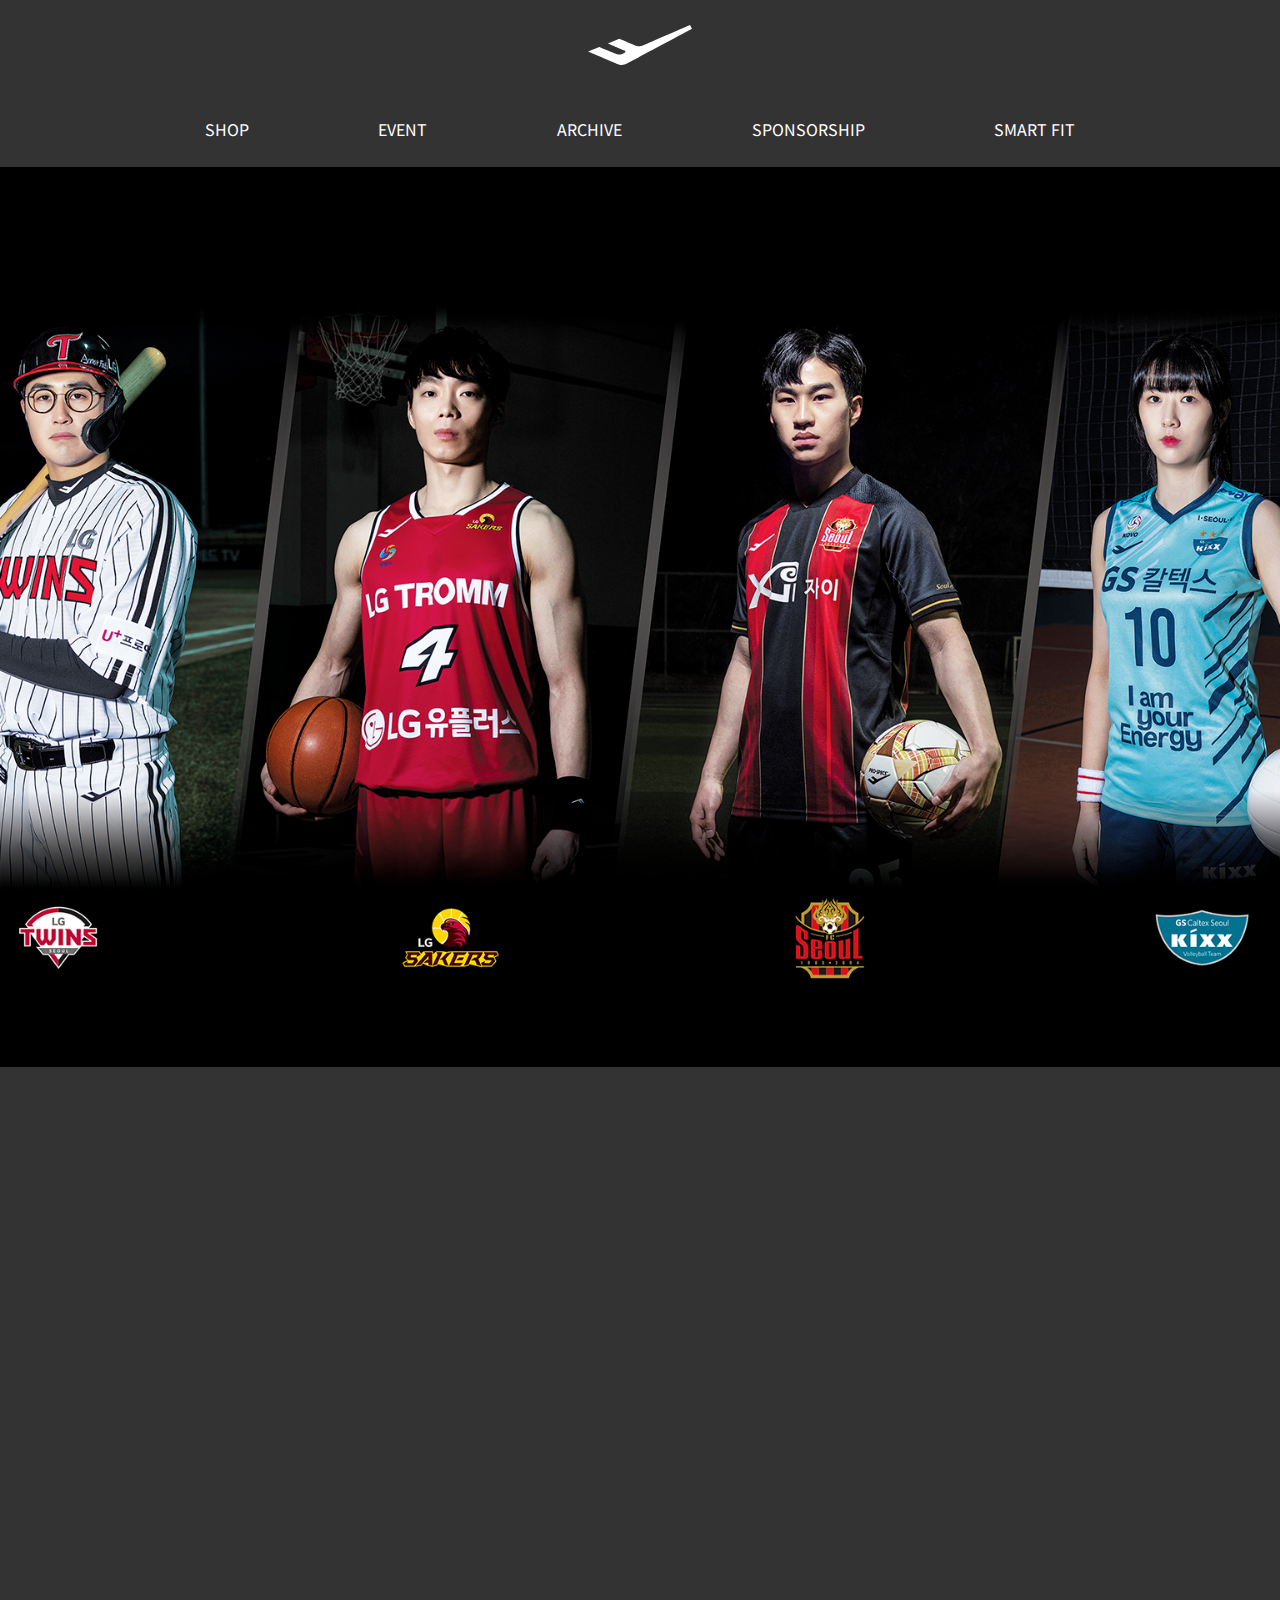
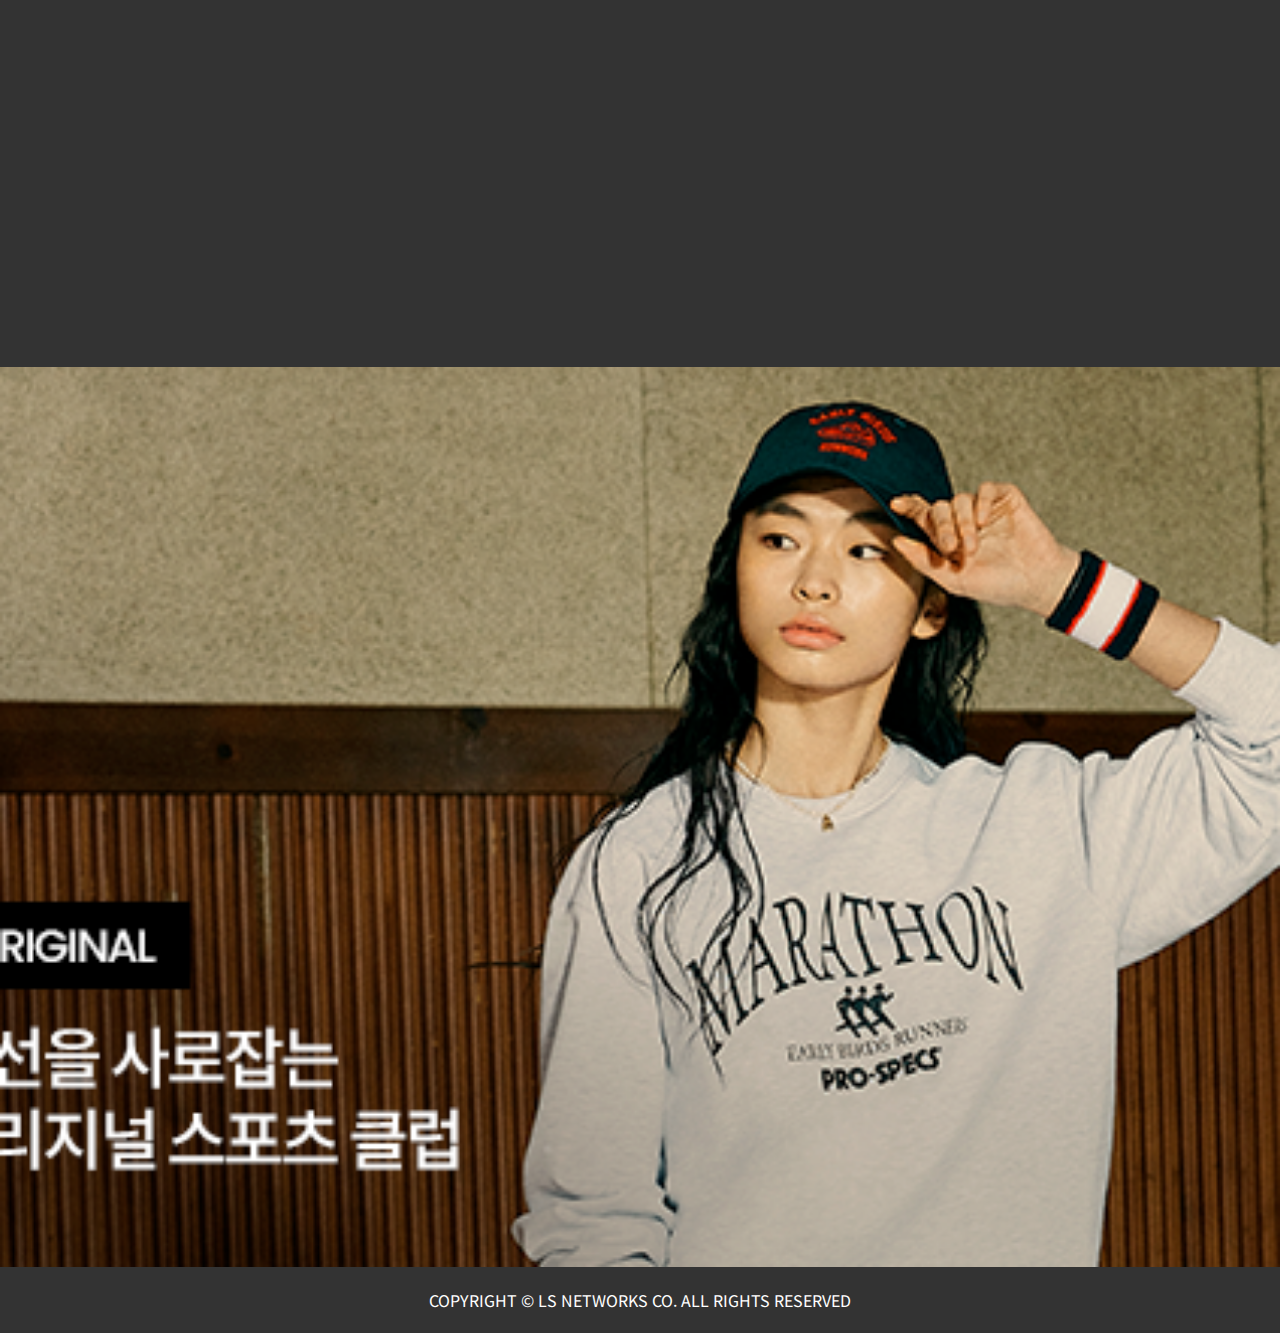
<file: 1-0-pro/index.html>
<!DOCTYPE html>
<html lang="ko">
<head>
    <meta charset="UTF-8">
    <meta http-equiv="X-UA-Compatible" content="IE=edge">
    <meta name="viewport" content="width=device-width, initial-scale=1.0">
    <title>프로스펙스</title>
    <link rel="stylesheet" href="reset.css">
    <style>
        body, html {background-color:#333;}
        header,main,footer {min-width:1000px;}
        header {text-align:center; padding:25px 0;}
        nav {
            width:1000px; margin:0 auto; 
            display:flex; justify-content:space-around; 
        }
        nav a {
            padding:30px 20px; color:#fff;
        }
        main {}
        main section {
            height:100vh;
            background-size:cover;
            background-position:center;
        }
        main section:nth-child(1) {background-image:url(images/optimize1.png);}
        main section:nth-child(2) {
            background-image:url(images/optimize2.png);
            background-attachment: fixed;
        }
        main section:nth-child(3) {background-image:url(images/optimize3.png);}
        footer {color:#fff; text-align:center; padding:25px 0;}
    </style>
</head>
<body>
    <header>
        <h1><img src="images/logo.svg" alt="프로스펙스"></h1>
    </header>
    <nav>
        <a href="#">SHOP</a>
        <a href="#">EVENT</a>
        <a href="#">ARCHIVE</a>
        <a href="#">SPONSORSHIP</a>
        <a href="#">SMART FIT</a>
    </nav>
    <main>
        <section></section>
        <section></section>
        <section></section>
    </main>
    <footer>COPYRIGHT &copy; LS NETWORKS CO. ALL RIGHTS RESERVED
    </footer>
</body>
</html>
</file>
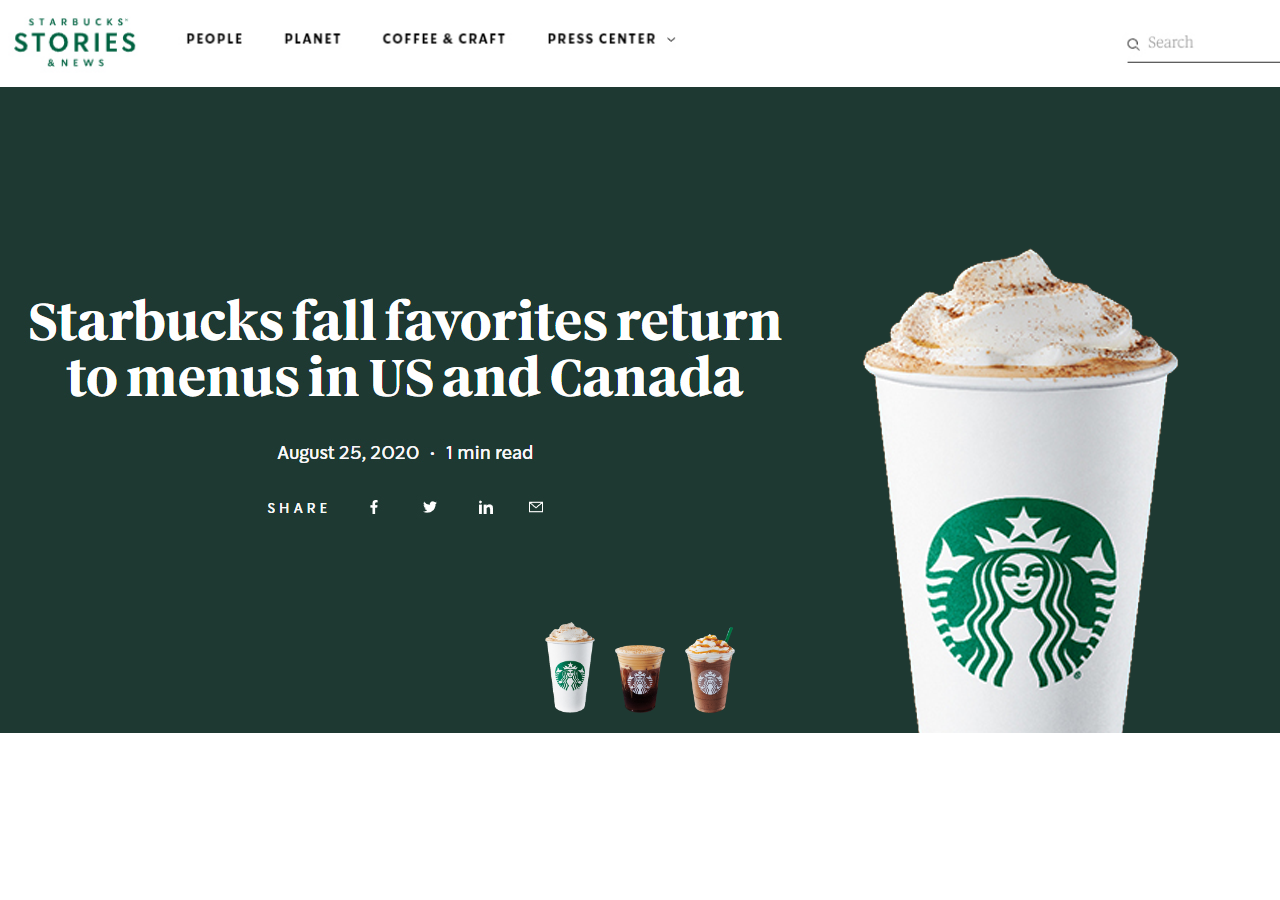
<file: 1-1-star/index.html>
<!DOCTYPE html>
<html lang="ko">
<head>
    <meta charset="UTF-8">
    <meta http-equiv="X-UA-Compatible" content="IE=edge">
    <meta name="viewport" content="width=device-width, initial-scale=1.0">
    <title>스타벅스 코리아</title>
    <link rel="stylesheet" href="reset.css">
    <style>
        header, #v_c {width:1400px; margin:0 auto;}
        header img {width:100%;}
        #visual {
            background:#1e3932; padding:200px 0;
            position:relative; overflow:hidden;
        }
        #v_img {
            position:absolute; right:100px; bottom:-100px;
        }
        #v_btn {
            position:absolute; left:0; bottom:20px; width:100%;
            display:flex; justify-content: center;
        }
        #v_btn a {
            width:50px; margin:0 10px; 
            display:flex; align-items:flex-end;
            transition: transform 0.5s;
        }
        #v_btn a:hover {
            transform:translateY(-30px);
        }
        #v_btn a img {width:100%;}
    </style>
    <script>
        window.onload=function(){

            

        }//e:onload
    </script>
</head>
<body>
    <div id="wrap">
        <header><img src="coffee_images/starbucks_header.jpg" alt=""></header>
    </div>
    <div id="visual">
        <div id="v_c">
            <img src="coffee_images/starbucks_title.jpg" alt="">
        </div>
        <div id="v_img">
            <img src="coffee_images/starbucks1.png" alt="" id="starbucks_img">
        </div>
        <div id="v_btn">
            <a href="#"><img src="coffee_images/starbucks1.png" alt=""></a>
            <a href="#"><img src="coffee_images/starbucks2.png" alt=""></a>
            <a href="#"><img src="coffee_images/starbucks3.png" alt=""></a>
        </div>
    </div>
</body>
</html>
</file>
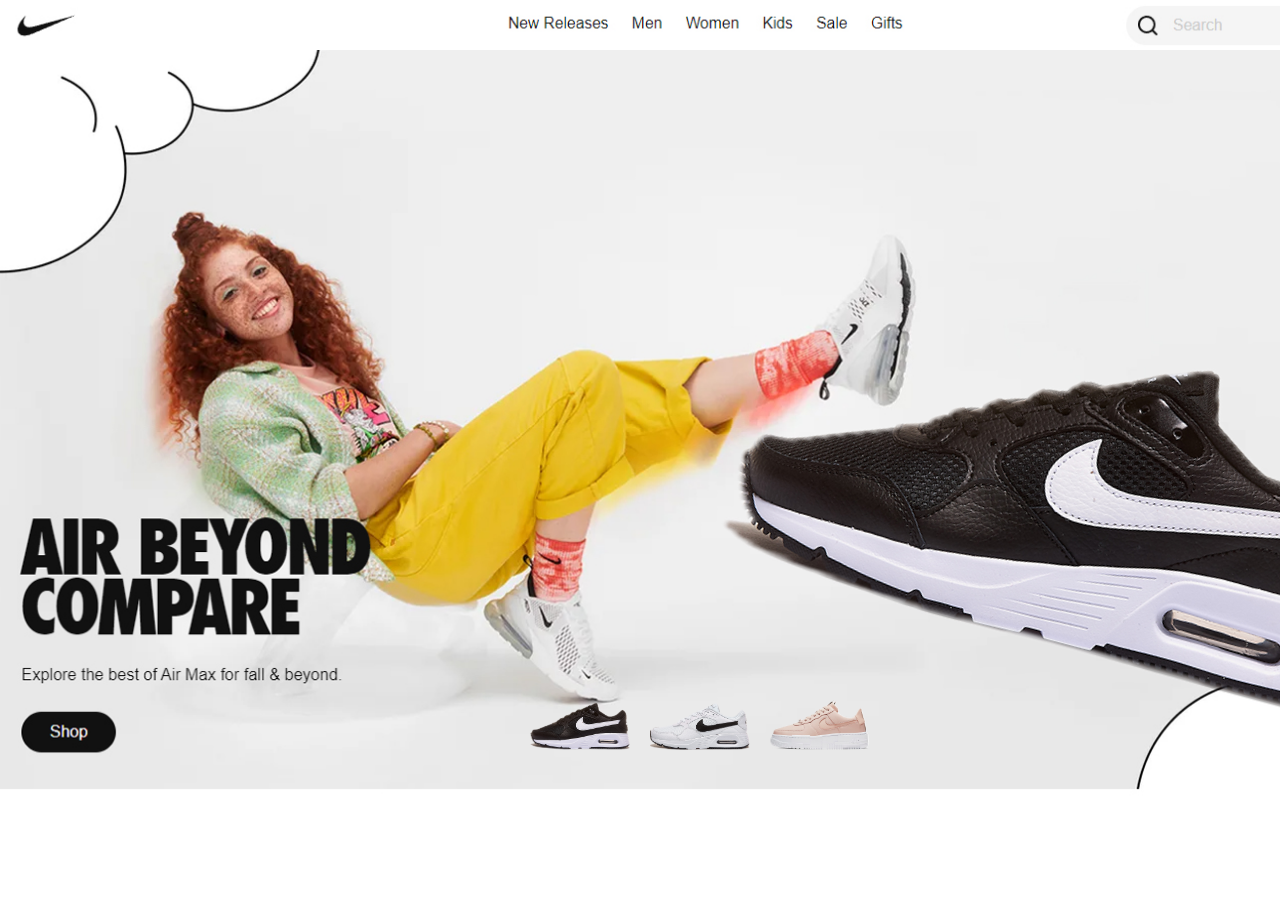
<file: 1-2-nike/index.html>
<!DOCTYPE html>
<html lang="ko">
<head>
    <meta charset="UTF-8">
    <meta http-equiv="X-UA-Compatible" content="IE=edge">
    <meta name="viewport" content="width=device-width, initial-scale=1.0">
    <title>나이키</title>
    <link rel="stylesheet" href="reset.css">
    <style>
        header, #v_c {width:1400px; margin:0 auto;}
        header img {width:100%;}
        #visual {
            background:url(images/nike_bg.jpg) no-repeat center; 
            width: 1400px; height: 750px; margin:0 auto;
            background-size: auto 100%;
            position:relative; overflow:hidden;
        }
        #v_img {
            position: absolute;
            right: 0px;
            bottom: 150px;
            
            transform: rotate(15deg);
        }
        #v_btn {
            position:absolute; left:0; bottom:50px; width:100%;
            display:flex; justify-content: center;
        }
        #v_btn a {
            width:100px; margin:0 10px; 
            display:flex; align-items:flex-end;
            transition:transform 0.5s;
            transform-origin:bottom right;
        }
        #v_btn a:hover {
            transform:rotate(20deg);
        }
        #v_btn a img {width:100%;}
    </style>
    <script>
        window.onload=function(){

            

        }//e:onload
    </script>
</head>
<body>
    <div id="wrap">
        <header><img src="images/nike_header.jpg" alt=""></header>
    </div>
    <div id="visual">
        <div id="v_img">
            <img src="images/nike1.png" alt="" id="nike_img">
        </div>
        <div id="v_btn">
            <a href="#"><img src="images/nike1.png" alt=""></a>
            <a href="#"><img src="images/nike2.png" alt=""></a>
            <a href="#"><img src="images/nike3.png" alt=""></a>
        </div>
    </div>
</body>
</html>
</file>
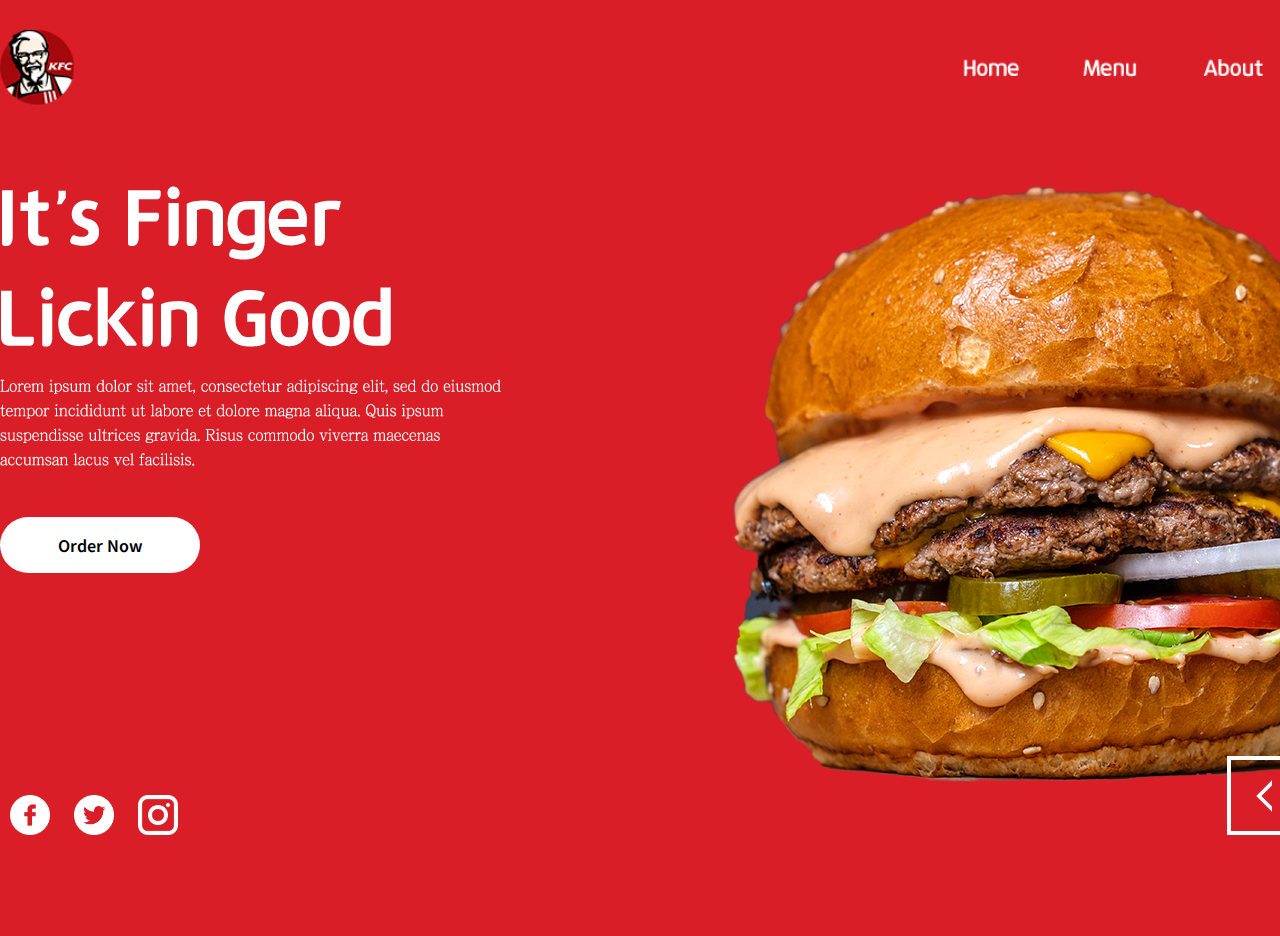
<file: 1-3-kfc/index.html>
<!DOCTYPE html>
<html lang="ko">
<head>
    <meta charset="UTF-8">
    <meta http-equiv="X-UA-Compatible" content="IE=edge">
    <meta name="viewport" content="width=device-width, initial-scale=1.0">
    <title>KFC</title>
    <link rel="stylesheet" href="reset.css">
    <style>
        body, html {background:#da1e27;}
        header, main {width:1400px; margin:0 auto;}
        header {padding:30px 0;}
        header img {width:100%;}
        main {height:800px; position:relative; display:flex; justify-content:space-between; padding:50px 0 0;}
        main .txt #order {
            background:#fff; border-radius:50px; text-align:center; padding:20px 0;
            display:inline-block; margin-top:50px; font-weight:600;
            width:200px; color:#000;
        }
        #sns {position:absolute; left:0; bottom:100px;}
        #sns a {
            display:inline-block; width:40px; margin:0 10px;
            position:relative; top:0;
        }
        #sns a img {width:100%;}
        #dynamic #btn {display:flex; position:absolute; right:0; bottom:100px;}
        #dynamic #btn a {margin:0 5px;}
        #dynamic #btn a#prev {}
        #dynamic #btn a#next {}
    </style>
    <script>
        window.onload=function(){

            

        }//e:onload
    </script>
</head>
<body>
    <div id="wrap">
        <header><img src="images/kfc_header.png" alt=""></header>
        <main>
            <div class="txt">
                <p><img src="images/sub_title.png" alt=""></p>
                <a href="#" id="order">Order Now</a>
            </div>
            <div id="sns">
                <a href="#"><img src="images/facebook.png" alt=""></a>
                <a href="#"><img src="images/twitter.png" alt=""></a>
                <a href="#"><img src="images/instagram.png" alt=""></a>
            </div>
            <div id="dynamic">
                <div id="img">
                    <img src="images/menu1.png" alt="" id="big">
                </div>
                <div id="btn">
                    <a href="#" id="prev"><img src="images/prev_next.png" alt=""></a>
                    <a href="#" id="next"><img src="images/prev_next.png" alt=""></a>
                </div>
            </div>
        </main>
    </div>
</body>
</html>
</file>
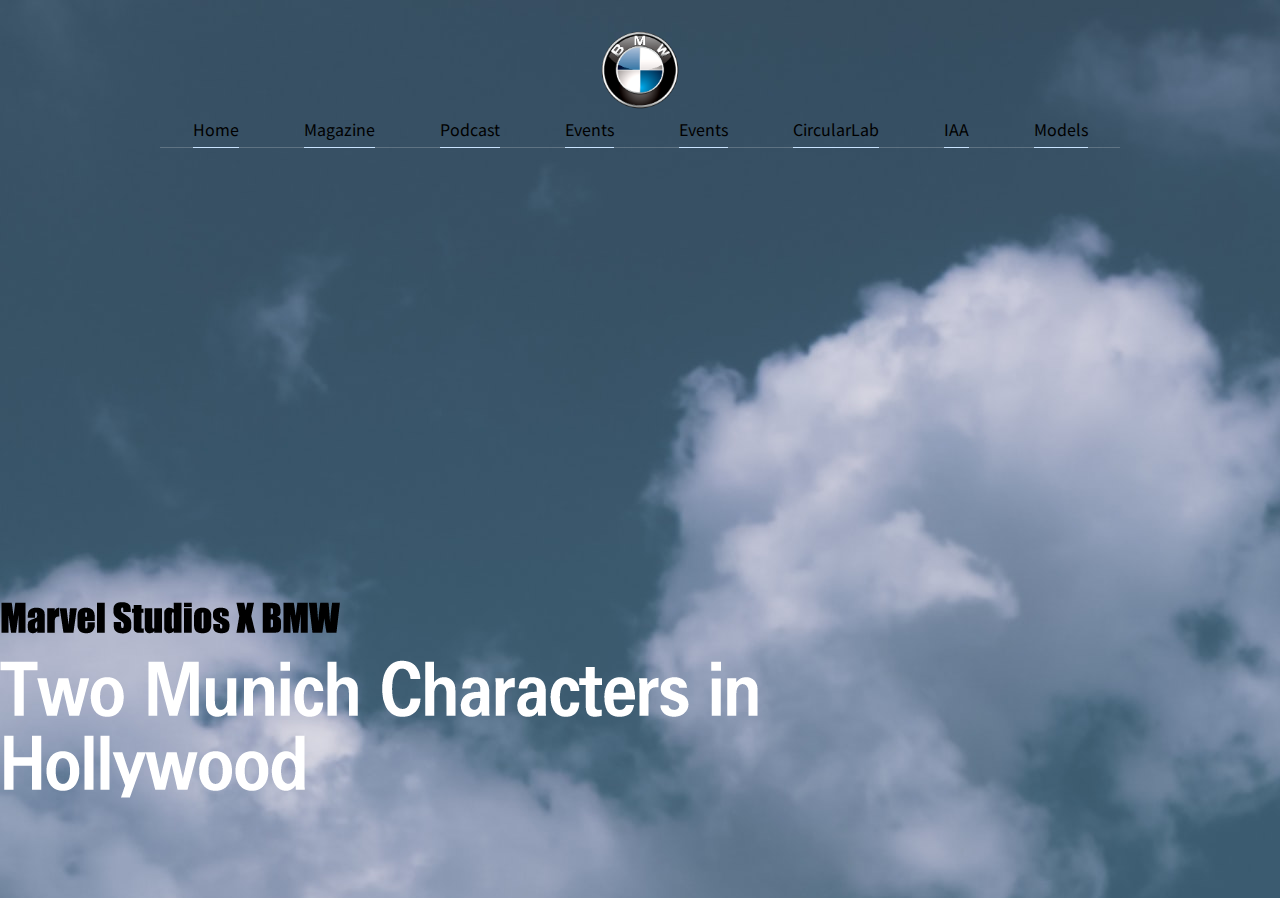
<file: 2-2-bmw/index.html>
<!DOCTYPE html>
<html lang="ko">
<head>
    <meta charset="UTF-8">
    <meta http-equiv="X-UA-Compatible" content="IE=edge">
    <meta name="viewport" content="width=device-width, initial-scale=1.0">
    <title>BMW 코리아</title>
    <link rel="stylesheet" href="reset.css">
    <style>
        #wrap {
            width:100%; /* height:100vh; */
            background:url(images/bmw_bg.jpg);
            position:relative;
        }
        header {
            width:1200px; margin:0 auto; padding:30px 0;
        }
        header h1 {width:80px; margin:0 auto;}
        header h1 img {width:100%;}
        header nav {
            border-bottom:1px solid rgba(255,255,255,0.2);
            width:80%; margin:0 auto; display:flex; justify-content:space-around;
        }
        header nav a {padding:10px 0; position:relative;}
        header nav a::after {
            content:''; display:block;
            width:100%; height:1px; background:#cae4ff;
            position:absolute; bottom:-1px;
        }

        main {position:relative; width:1400px; height:80vh; margin:0 auto;}
        main img {
            position:absolute; left:0; bottom:100px;
        }

    </style>
    <script>
        window.onload=function(){

        }//e:onload
    </script>
</head>
<body>
    <div id="wrap">
        <header>
            <h1><img src="images/bmw_logo.png" alt=""></h1>
            <nav>
                <a href="#">Home</a>
                <a href="#">Magazine</a>
                <a href="#">Podcast</a>
                <a href="#">Events</a>
                <a href="#">Events</a>
                <a href="#">CircularLab</a>
                <a href="#">IAA</a>
                <a href="#">Models</a>
            </nav>
        </header>
        <main>
            <img src="images/sub_title.png" alt="">
        </main>
    </div>
</body>
</html>
</file>
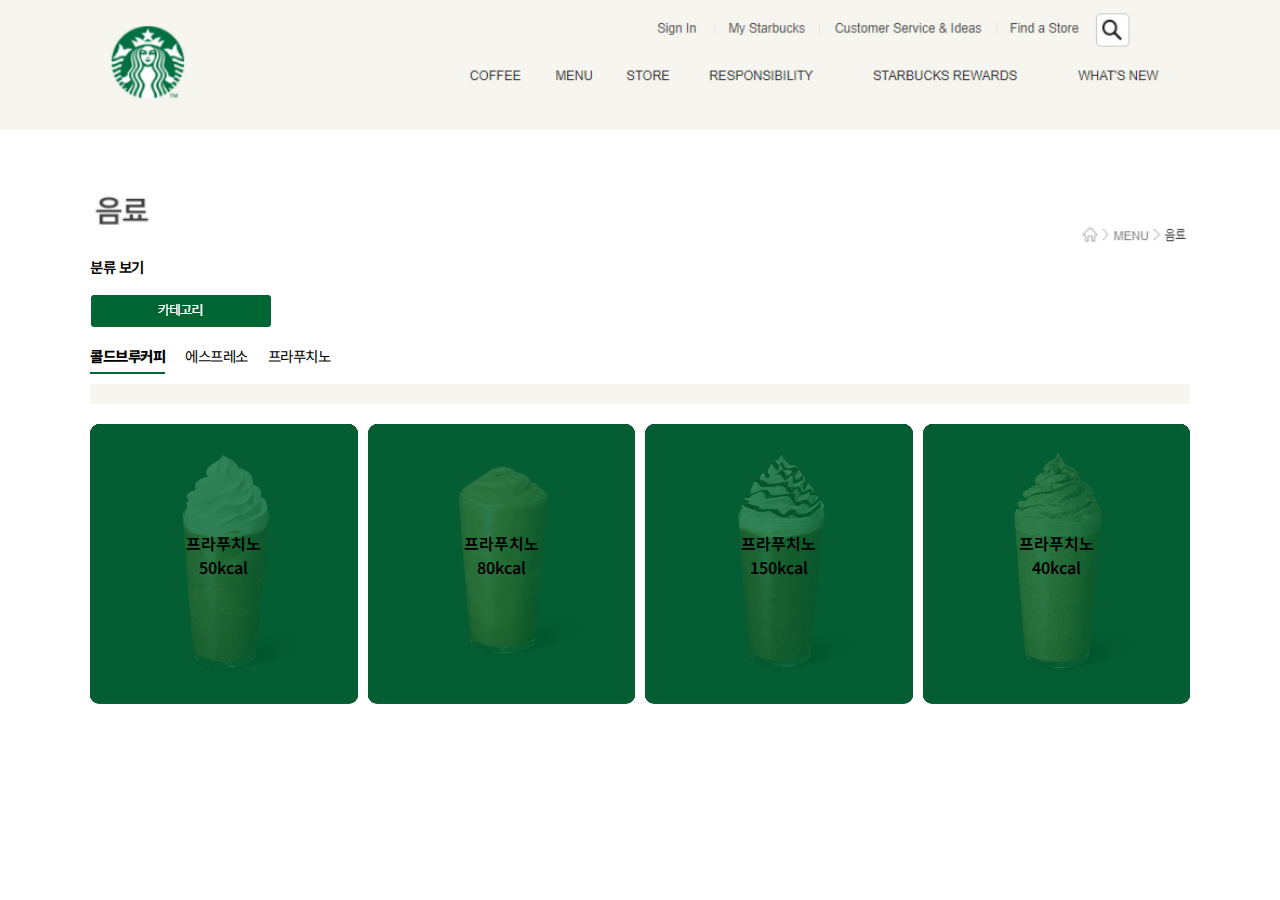
<file: 2-3-star/index.html>
<!DOCTYPE html>
<html lang="ko">
<head>
    <meta charset="UTF-8">
    <meta http-equiv="X-UA-Compatible" content="IE=edge">
    <meta name="viewport" content="width=device-width, initial-scale=1.0">
    <title>음료 | 스타벅스 코리아</title>
    <link rel="stylesheet" href="reset.css">
    <style>
        /* design */
        #h_bg {background:#f6f5ef;}
        #h_bg header {width:1100px; margin:0 auto; padding:10px 0;}
        #h_bg header img {width:100%;}
        /* 메인 */
        main {width:1100px; margin:50px auto 0;}
        main .title img {width:100%;}
        main .sub_title {padding:0 0 20px; font-size:0.91rem; font-weight:600; letter-spacing:-0.5px;}
        /* 콜드브루~프라푸치노 카테고리메뉴  */
        main .category_menu {
            display:flex; justify-content:flex-start;
            padding:20px 0;
        }
        main .category_menu a {position:relative; font-size:0.91rem; letter-spacing:-0.5px;}
        main .category_menu a:nth-child(even) {margin:0 20px;}
        /* 커피메뉴리스트 */
        #menu_title {
            margin-bottom:20px; padding:10px;
            background: #f6f5ef; font-size:0.875rem; letter-spacing:-1px;
            display:flex; align-items:center;
        }
        #menu_title span {font-weight:800;}
        #menu_title img {padding:0 10px;}
        /* 메뉴내용 */
        .menu_contents {position:relative;}
        .menu_contents .menu {
            display:flex; justify-content:space-between;
            position:absolute; left:0; top:0;
        }
        .menu_contents .menu a {
            margin-right:10px; overflow:hidden; position:relative;
            border-radius:10px; 
        }
        .menu_contents .menu a:last-child {margin-right:0}
        .menu_contents .menu a img {width:100%;}
        /* 커피정보 */
        .menu_contents .menu .info {
            background:rgba(0,102,51,0.8); /*#006633 == rgb(0,102,051)*/
            color:#fff;
            width:100%; height:100%; display:block;
            position:absolute; left:0; top:0;
            text-align:center;
        }
        .menu_contents .menu .info span:first-child {padding-top:40%;}
        .menu_contents .menu .info span {
            display:block; font-weight: 600;
            line-height:1.5;
        }
        /* active class + animation */
        .active {font-weight:800;}
        .active::after {
            content:''; display:block;
            width:100%; height:2px; background:#006633;
            position:absolute; bottom:-10px; left:0;
        }
    </style>
    <script>
        window.onload=function(){

            

        }//e:onload
    </script>
</head>
<body>
    <div id="h_bg">
        <header><img src="images/header.jpg" alt=""></header>
    </div>
    <main>
        <div class="title"><img src="images/category.jpg" alt=""></div>
        <div class="sub_title">분류 보기</div>
        <a href="#" class="category"><img src="images/category_title.jpg" alt=""></a>
        <div class="category_menu">
            <a href="#" class="active">콜드브루커피</a>
            <a href="#">에스프레소</a>
            <a href="#">프라푸치노</a>
        </div>
        <div id="menu_title"><!-- javascript --></div>
        <div class="menu_contents">
            <div class="menu menu1">
                <a href="#">
                    <img src="images/menu1-1.jpg" alt="">
                    <span class="info">
                        <span>콜드브루커피</span>
                        <span>50kcal</span>
                    </span>
                </a>
                <a href="#"><img src="images/menu1-2.jpg" alt=""><span class="info"><span>콜드브루커피</span><span>80kcal</span></span></a>
                <a href="#"><img src="images/menu1-3.jpg" alt=""><span class="info"><span>콜드브루커피</span><span>150kcal</span></span></a>
                <a href="#"><img src="images/menu1-4.jpg" alt=""><span class="info"><span>콜드브루커피</span><span>40kcal</span></span></a>
            </div>
            <div class="menu menu2">
                <a href="#">
                    <img src="images/menu2-1.jpg" alt="">
                    <span class="info">
                        <span>에스프레소</span>
                        <span>50kcal</span>
                    </span>
                </a>
                <a href="#"><img src="images/menu2-2.jpg" alt=""><span class="info"><span>에스프레소</span><span>80kcal</span></span></a>
                <a href="#"><img src="images/menu2-3.jpg" alt=""><span class="info"><span>에스프레소</span><span>150kcal</span></span></a>
                <a href="#"><img src="images/menu2-4.jpg" alt=""><span class="info"><span>에스프레소</span><span>40kcal</span></span></a>
            </div>
            <div class="menu menu3">
                <a href="#">
                    <img src="images/menu3-1.jpg" alt="">
                    <span class="info">
                        <span>프라푸치노</span>
                        <span>50kcal</span>
                    </span>
                </a>
                <a href="#"><img src="images/menu3-2.jpg" alt=""><span class="info"><span>프라푸치노</span><span>80kcal</span></span></a>
                <a href="#"><img src="images/menu3-3.jpg" alt=""><span class="info"><span>프라푸치노</span><span>150kcal</span></span></a>
                <a href="#"><img src="images/menu3-4.jpg" alt=""><span class="info"><span>프라푸치노</span><span>40kcal</span></span></a>
            </div>
        </div>
    </main>
</body>
</html>
</file>
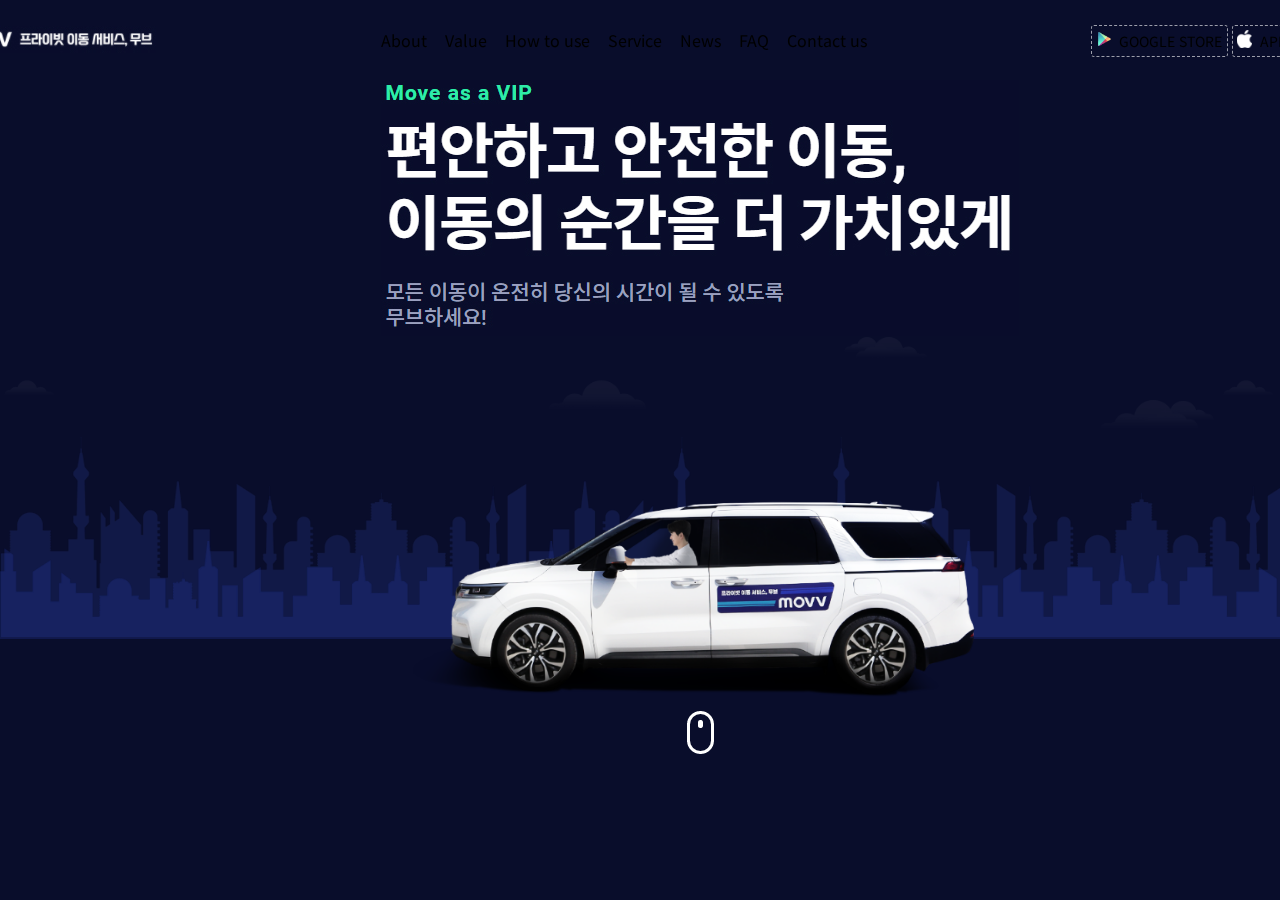
<file: 3-1-private/index.html>
<!DOCTYPE html>
<html lang="ko">
<head>
    <meta charset="UTF-8">
    <meta http-equiv="X-UA-Compatible" content="IE=edge">
    <meta name="viewport" content="width=device-width, initial-scale=1.0">
    <title>프라이빗 이동 서비스, 무브</title>
    <link rel="stylesheet" href="styles/reset.css">
    <link rel="stylesheet" href="styles/desktop.css">
    <link rel="stylesheet" href="styles/animation.css">
    <script>
        window.onload=function(){

        }//e:onload
    </script>
</head>
<body>
    <!-- rgb(9,13,43) , #1ECC8F-->
    <header>
        <h1><a href="#"><img src="images/logo.jpg" alt="프라이빗 이동 서비스, 무브"></a></h1>
        <nav>
            <a href="#">About</a>
            <a href="#">Value</a>
            <a href="#">How to use</a>
            <a href="#">Service</a>
            <a href="#">News</a>
            <a href="#">FAQ</a>
            <a href="#">Contact us</a>
        </nav>
        <div class="right">
            <a href="#">GOOGLE STORE</a>
            <a href="#">APP STORE</a>
        </div>
        <div class="mobile_nav_icon">
            <a href="#"><img src="images/btn_mobile_menu_w.png" alt=""></a>
        </div>
    </header>
    <main>
        <section class="txt">
            <img src="images/title.jpg" alt="편안하고 안전한 이동..">
        </section>
        <div class="bg_wrap">
            <div class="bg bg1"><!-- <img src="images/bg_cloud.png" alt=""> --></div>
            <div class="bg bg2"><!--<img src="images/bg_city1.png" alt=""> --></div>
            <div class="bg bg3"><!-- <img src="images/bg_city2.png" alt=""> --></div>
        </div>
        <!-- <ul class="car_list">
            <li><em>전세계 운행중인 도시</em><span>11개국 40여개 도시</span></li>
            <li><em>누적 이용고객</em><span>50,000명 이상</span></li>
            <li><em>누적 주행거리</em><span>1,000,000km 이상</span></li>
        </ul> -->
        <div class="car">
            <img src="images/img_car.png" alt="" id="car">
            <img src="images/img_tire.png" alt="" id="left_tire">
            <img src="images/img_tire.png" alt="" id="right_tire">
        </div>
        <div class="scroll">
            <img src="images/scroll.png" alt="">
        </div>
    </main>
</body>
</html>
</file>
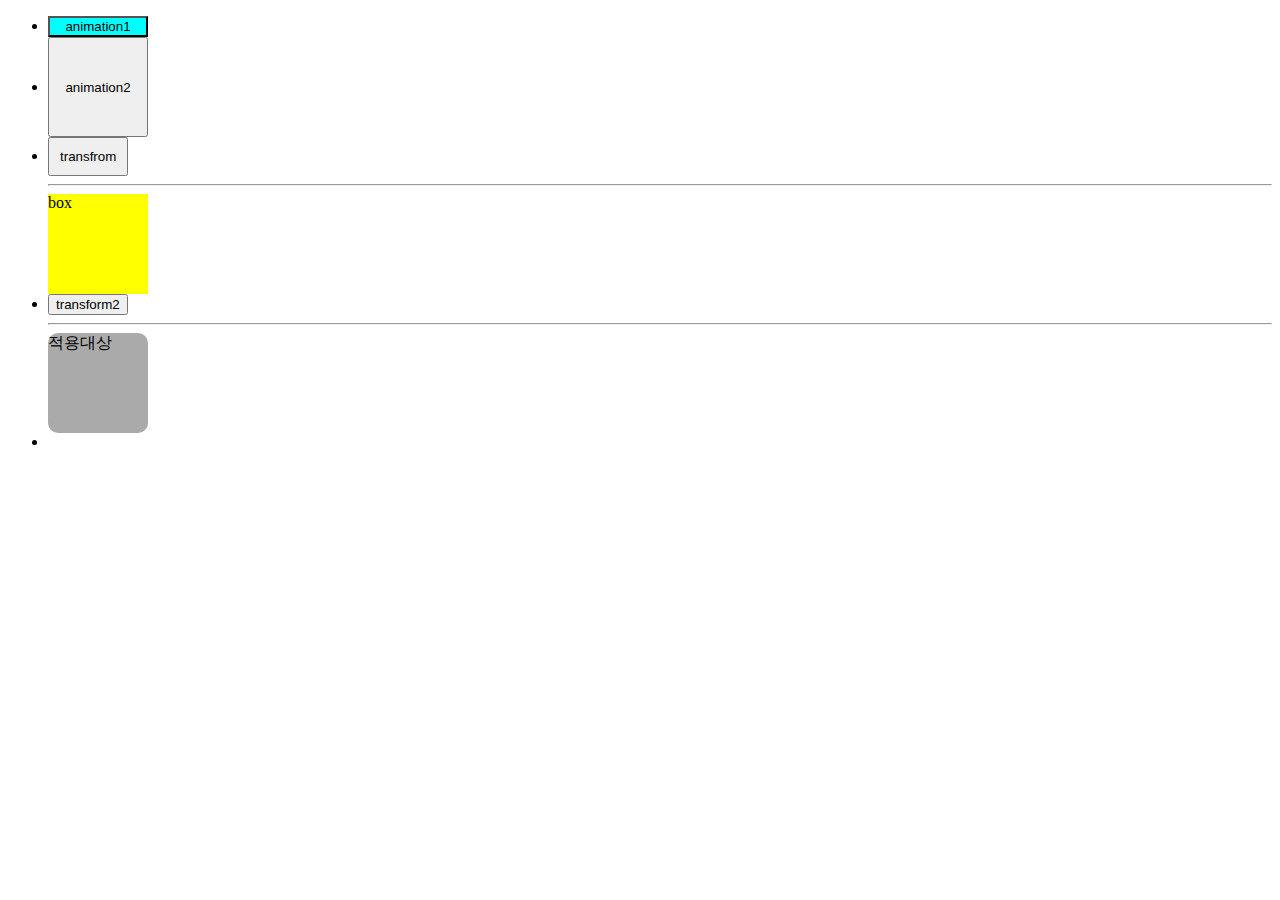
<file: ani_1.html>
<!DOCTYPE html>
<html lang="ko">
<head>
    <meta charset="UTF-8">
    <meta name="viewport" content="width=device-width, initial-scale=1.0">
    <title>애니메이션1</title>
    <style>
        /* transition:애니메이션적용속성 지속시간; */
        #btn1 {
            background:aqua;
            width: 100px;
            /* 지속시간이 각 속성마다 다를 경우 */
            /* transition:background 0.5s, width 0.8s; */
            /* 지속시간이 모든 속성에 일치할 때 */
            transition:all 1s;
            position: relative; left:0;
        }
        #btn1:hover {
            background-color: yellow;
            width: 150px;
            border-radius: 100px;
            box-shadow: 2px 2px 5px rgba(0,0,0,0.5); 
            left:100px;
        }
        #btn2 {
            width:100px;
            height: 100px;
            transition: width 1s 0.5s, height 2s 1s, box-shadow 1s 0.5s;
        }
        #btn2:hover {
            width: 200px;
            height: 200px;
            box-shadow: 2px 2px 1px rgba(0,0,0,0.5);
        }
        /* transform 연습 */
        #btn3 {
            padding:10px;
        }
        /* btn3에 마우스를 올렸을 때 그 형제 box가 변경된다. */
        #btn3:hover ~.box {
            background: pink;
            /* transform:속성(값) 속성(값) */ /* transform 속성은 자식,자손에게도 영향을 줌 */
            /* transform: scaleX(2);비율 1=100%, X=x축으로 커짐 */
            /* transform: rotate(60deg); 60도 회전 */
            /* transform: skew(60deg); 기울이기 */
            transform: translate(200px);
        }
        .box {
            width: 100px; height: 100px;
            background: yellow;
            transition: transform 1s;/* 마우스를 올렸을때 box가 움직이니 box에 줘야한다. */
        }
        #btn4 {}
        #btn4:hover ~ .target {
            transform-origin:center top;
            transform:rotate(-60deg);

        }
        .target {
            display: block;
            width: 100px; height: 100px;
            background: #aaa; border-radius: 10%;
            transition: all 0.5s;
        }
    </style>
</head>
<body>
    <ul>
        <li>
            <button id="btn1">animation1</button>
        </li>
        <li>
            <button type="button" id="btn2">animation2</button>
        </li>
        <li>
            <button id="btn3" type="button">transfrom</button>
            <hr>
            <div class="box">box</div>
        </li>
        <li>
            <button id="btn4" type="button">transform2</button>
            <hr>
            <span class="target">적용대상</span>
        </li>
        <li></li>
    </ul>
</body>
</html>
</file>
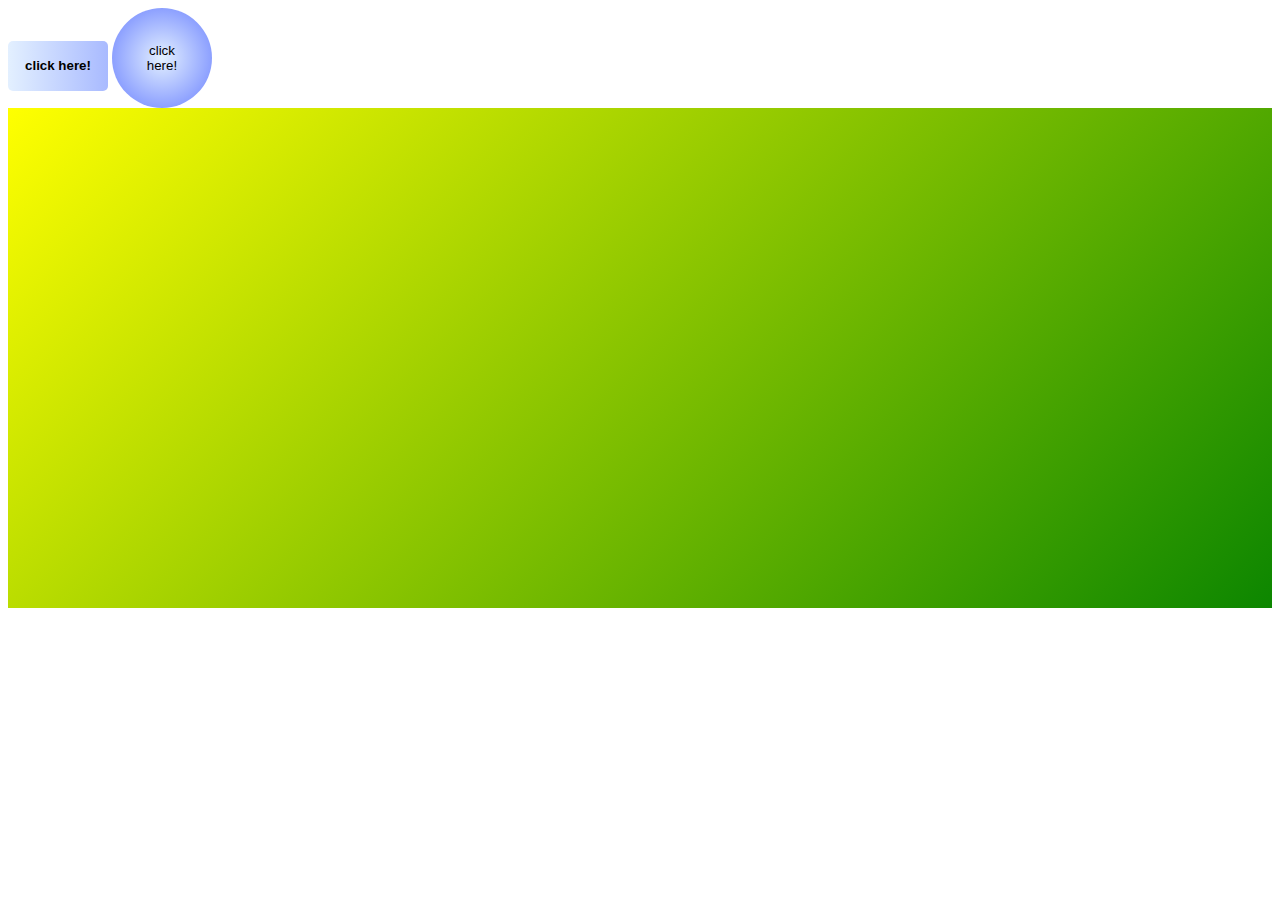
<file: gra_ani1.html>
<!DOCTYPE html>
<html lang="ko">
<head>
    <meta charset="UTF-8">
    <meta name="viewport" content="width=device-width, initial-scale=1.0">
    <title>Document</title>
    <style>
        #bg {
            height: 500px;
            background: linear-gradient(-45deg,red,blue,green,yellow);
            background-size: 400%;
            animation: bg 5s ease alternate infinite;
        }
        @keyframes bg {
            0% {background-position: 0 0;}
            100% {background-position: 100% 50%;}
        }
        #btn1 {
            background: linear-gradient(90deg,rgb(227, 240, 255),rgb(110, 132, 255),black);
            border:none;
            background-size: 400%;
            width: 100px; height: 50px;
            transition: all 1s;
            border-radius: 5px;
            font-weight: bold;
        }
        #btn1:hover {
            color:#fff;
            background-position: 100% 0;
        }
        #btn2 {
            background: radial-gradient(circle,rgb(227, 240, 255),rgb(110, 132, 255),black);
            border:none;
            width: 100px; height: 100px; border-radius: 50%;
            background-size: 250%;
            background-position: center;
            transition: all 1s;
        }
        #btn2:hover {
            color:#fff;
            background-position: 100% 0;
        }
    </style>
</head>
<body>
    <button id="btn1" type="button">click here!</button>
    <button id="btn2" type="button">click<br>here!</button>
    <div id="bg"></div>
</body>
</html>
</file>
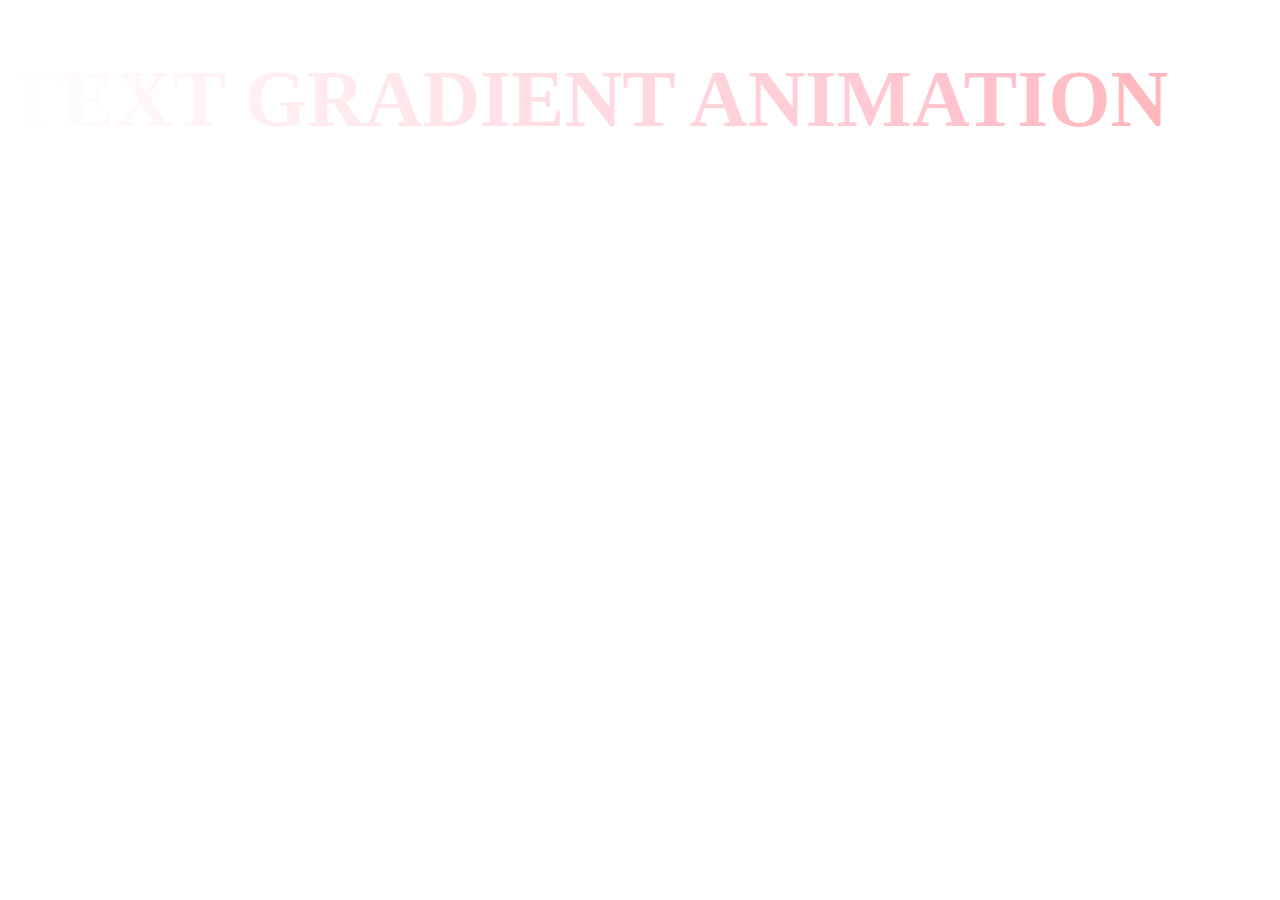
<file: gra_ani2.html>
<!DOCTYPE html>
<html lang="ko">
<head>
    <meta charset="UTF-8">
    <meta name="viewport" content="width=device-width, initial-scale=1.0">
    <title>text gradient animation</title>
    <style>
        h1 {
            font-weight: 800;
            font-size: 5rem;
            text-transform:uppercase; /* 대문자 변경 */
            background:linear-gradient(90deg, white,pink,coral,skyblue,lime,white);
            -webkit-background-clip: text;
            -webkit-text-fill-color: transparent;
            background-size: 400%;
            animation: text_bg 10s linear alternate infinite;
        }
        @keyframes text_bg {
            0% {background-position-x:0%;}
            100% {background-position-x:400%;}
        }
    </style>
</head>
<body>
    <h1>text gradient animation</h1>
</body>
</html>
</file>
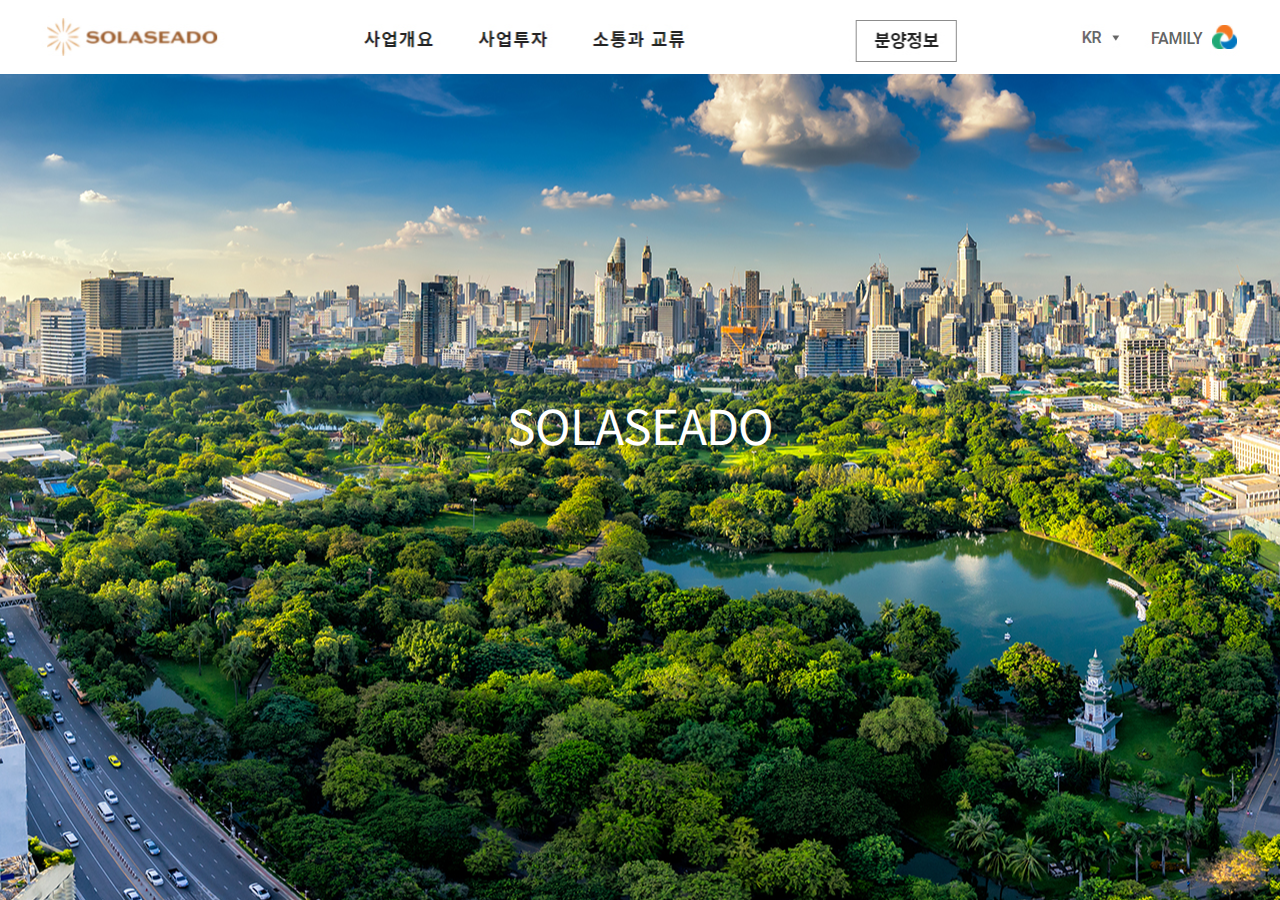
<file: 1-5-sola/solasido.html>
<!DOCTYPE html>
<html lang="ko">
<head>
    <meta charset="UTF-8">
    <meta http-equiv="X-UA-Compatible" content="IE=edge">
    <meta name="viewport" content="width=device-width, initial-scale=1.0">
    <title>태양의 도시 솔라시도</title>
    <link rel="stylesheet" href="reset.css">
    <style>
        body, html {
            font-family:'Noto Serif KR', serif;
            width:100%; height:100%; overflow:hidden;
        }
        /* design */
        .h_bg {background:#fff; position:fixed; left:0; top:0; width:100%; z-index:999;}
        .h_bg header {width:1200px; margin:0 auto;}
        .h_bg header img {width:100%;}
        .slide_wrap {}
        .slide_wrap .slide_c {position:relative;}
        .slide_wrap .slide_c .slide {
            position:absolute; left:0; top:0;
            width:100%; height:100vh;
            background-position:center;
            opacity:0; transition:opacity 0.5s;
        }
        .slide_wrap .slide_c .slide1 {background-image:url(images/bg1.jpg); opacity:1}
        .slide_wrap .slide_c .slide2 {background-image:url(images/bg2.jpg);}
        .slide_wrap .slide_c .slide3 {background-image:url(images/bg3.jpg);}
        .slide_wrap .slide_c .slide p {
            text-align:center; color:#fff;
            font-size:3rem; letter-spacing:-1px;
            position:relative; top:400px;
        }
        /* class */

        /* animation */

    </style>
    <script>
        window.onload=function(){

            

        }//e:onload
    </script>
</head>
<body>
    <div class="h_bg">
        <header>
            <img src="images/header.jpg" alt="">
        </header>
    </div>
    <div class="slide_wrap">
        <div class="slide_c">
            <div class="slide slide1"><p>SOLASEADO</p></div>
            <div class="slide slide2"><p>햇빛과 함께 행복을 꿈꾸는,</p></div>
            <div class="slide slide3"><p>솔라시도의 도전이 시작됩니다.</p></div>
        </div>
    </div>
</body>
</html>
</file>
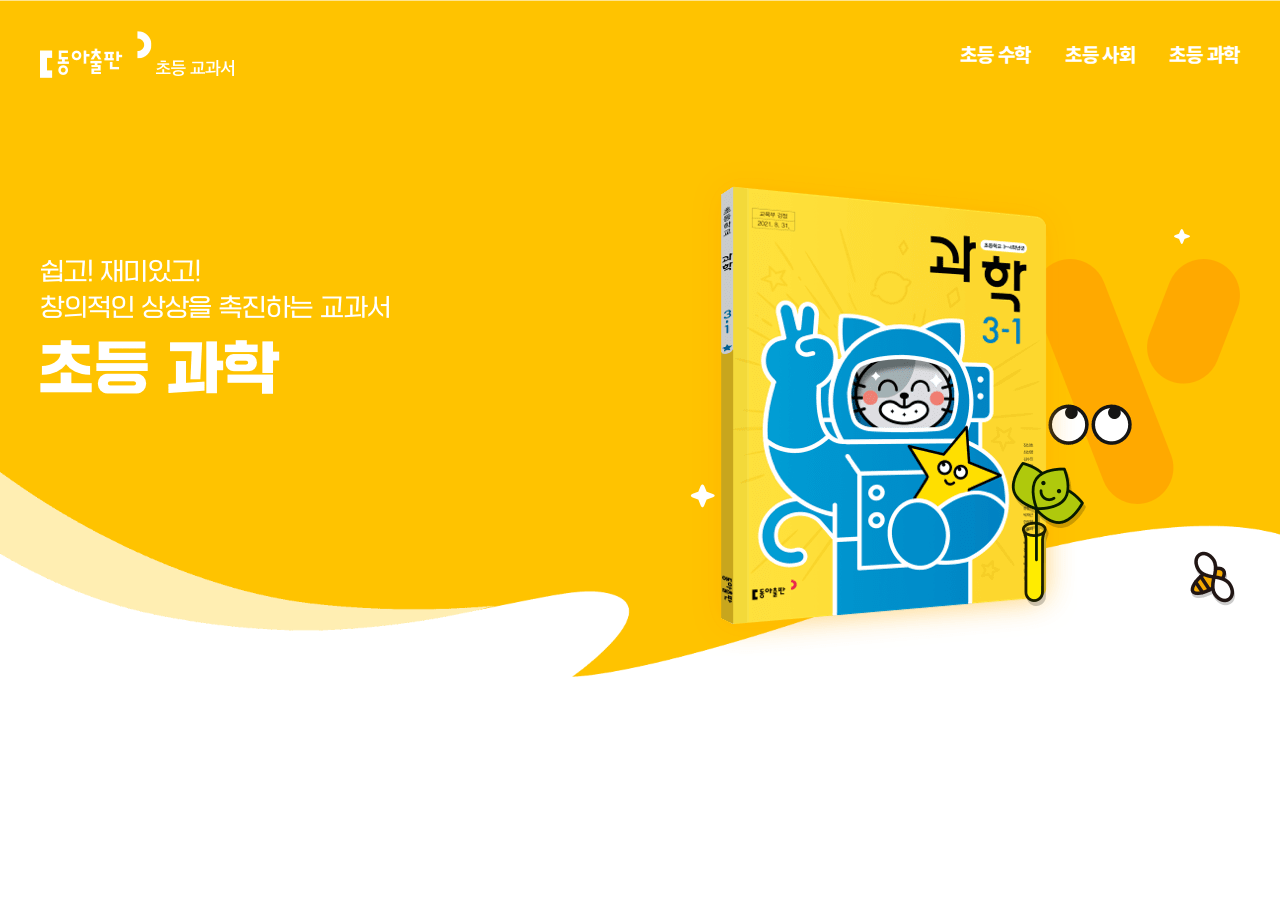
<file: 2-1-math/동아출판.html>
<!DOCTYPE html>
<html lang="ko">
<head>
    <meta charset="UTF-8">
    <meta http-equiv="X-UA-Compatible" content="IE=edge">
    <meta name="viewport" content="width=device-width, initial-scale=1.0">
    <title>새로운 동아출판 초등교과서</title>
    <link rel="stylesheet" href="reset.css">
    <style>
        body {
            background:url(images4/main-bg5.png) no-repeat center top;
            background-size:1920px auto;
        }
        header {
            width:1200px; margin:0 auto; padding:30px 0;
            display:flex; justify-content:space-between; align-items:center;
        }
        header nav a {
            letter-spacing:-1.3px; color:#fff; font-size:1.2rem;
            text-decoration:none; margin-left:30px; font-weight:800;
        }
        /* 메인 */
        main {margin-top:150px; }
        main #visual {
            width:1200px; margin:0 auto; position:relative;
            display:flex; justify-content:space-between;
        }
        main #sub_title {
            display:flex; flex-flow:column wrap;
        }
        main #sub_title span:nth-child(2) {margin:20px 0 50px;}
        
        main #deco {position:relative; width:500px;height:350px; /* border:1px solid red; */}
        main #deco .obj {position:absolute;}
        /* 
        1(주황선) 2(책) 3(문어) 4(벌) 5(꽃병) 6(별1) 7(별2)
        */
        main #deco .obj1 {z-index:9; right:0;}
        main #deco .obj2 {z-index:10; top:-100px; left:-50px;}
        main #deco .obj3 {z-index:9; right:190px; top:0;}
        main #deco .obj4 {z-index:11; right:0; bottom:0;}
        main #deco .obj5 {z-index:11; right:150px; bottom:0;}
        main #deco .obj6 {z-index:12; left:-50px; bottom:100px;}
        main #deco .obj7 {z-index:12; right:50px; top:-30px;}
        
        /* 애니메이션 */
        

    </style>
</head>
<body>
        <header>
            <h1><a href="#"><img src="images4/logo-top.png" alt="동아출판 초등교과서"></a></h1>
            <nav>
                <a href="#">초등 수학</a>
                <a href="#">초등 사회</a>
                <a href="#">초등 과학</a>
            </nav>
        </header>
        <main>
            <div id="visual">
                <div id="sub_title">
                    <span><img src="images4/main-top-banner5-txt1.png" alt="쉽고 재미있고"></span>
                    <span><img src="images4/main-top-banner5-txt2.png" alt="초등 과학"></span>
                    <!--  <div class="loading">
                        <span>01</span>
                        <span class="bar"></span>
                        <span class="btn play"><img src="images4/ico-play.png" alt=""></span>
                        <span class="btn left"><img src="images4/ico-left3.png" alt=""></span>
                        <span class="btn right"><img src="images4/ico-right3.png" alt=""></span>
                    </div> -->
                </div>
                <div id="deco">
                    <span class="obj obj1"><img src="images4/main-top-banner5-obj1.png" alt=""></span>
                    <span class="obj obj2"><img src="images4/main-top-banner5-obj2.png" alt=""></span>
                    <span class="obj obj3"><img src="images4/main-top-banner5-obj3.png" alt=""></span>
                    <span class="obj obj4"><img src="images4/main-top-banner5-obj4.png" alt=""></span>
                    <span class="obj obj5"><img src="images4/main-top-banner5-obj5.png" alt=""></span>
                    <span class="obj obj6"><img src="images4/main-top-banner4-obj6.png" alt=""></span>
                    <span class="obj obj7"><img src="images4/main-top-banner4-obj7.png" alt=""></span>
                </div>
            </div>
        </main>
</body>
</html>
</file>
<file: 3-1-private/styles/desktop.css>
body, html {background:rgb(9,13,43)}
/* design */
header {
    height:80px; width:1400px; margin:0 auto;
    display:flex; justify-content:space-between;
    align-items:center; z-index:999;
    position:fixed; left:50%; top:0; margin-left:-700px;
}
header nav a {margin:0 7px;}
header .right a {
    position:relative; padding:5px 5px 5px 27px;
    border:1px dashed rgba(255,255,255,0.6); 
    font-size:0.875rem; border-radius:3px;
}
header .right a::before {
    content:''; display:block;
    position:absolute; left:2px; top:3px;
    width:20px; height:20px;
    background-image:url(../images/ic_sp_store.png);
}
header .right a:first-child::before {background-position:0 0;}
header .right a:last-child::before {background-position:-20px 0;}
.mobile_nav_icon {display:none;}
/* main */
main {
    position: relative;
    width: 1400px;
    margin: 0 auto;
    top: 80px;
    text-align: center;
}
main > * {max-width:1400px; margin:0 auto;}
/* 중첩순서 처리 배경(10) 그라디언트(20) 나머지(30) */
main .bg_wrap {position:absolute; z-index:10;}
main .txt, main .car_list, main .car, main .scroll {
    width:1400px; margin:0 auto; position:relative; z-index:30;
}
/* 메인배경 */
main .bg_wrap .bg {width:1400px; margin:0 auto;}
main .bg_wrap .bg1 {
    height:100px; 
    background:url(../images/bg_cloud.png) repeat-x;
    animation: bg 20s infinite linear;
}
main .bg_wrap .bg2 {
    height:200px; 
    background:url(../images/bg_city1.png) repeat-x;
    animation: bg 30s infinite linear;
}
main .bg_wrap .bg3 {
    height:100px; position:relative; top:-96px;
    background:url(../images/bg_city2.png) repeat-x;
    animation: bg 10s infinite linear;
}
/* 메인제목 */
main .txt {}
/* 메인 자동차 위 리스트3 */
/* 메인 자동차 */
main .car {margin-top:150px; text-align:center; width:600px;}
main .car #car {width:100%;}
main .car #left_tire, main .car #right_tire {
    position:absolute; bottom:25px; width:67px;
    animation: wheel 1s infinite linear;
}
main .car #left_tire {left:102px; }
main .car #right_tire {right:91px;}
main .scroll {animation: mouse 1s linear alternate infinite;}
</file>
<file: 3-1-private/styles/animation.css>
/* keyframes */
@keyframes bg {
    0% {background-position:0 0;} /* 기존 애니메이션 */
    100% {background-position:1000px 0;} /* 효과를 준 애니메이션 */
}
@keyframes wheel {
    0% {transform:rotate(0deg);}
    100% {transform:rotate(360deg);}
}
@keyframes mouse {
    0% {transform: translateY(-30px);}
    100% {transform: translateY(0px);}
}
</file>
